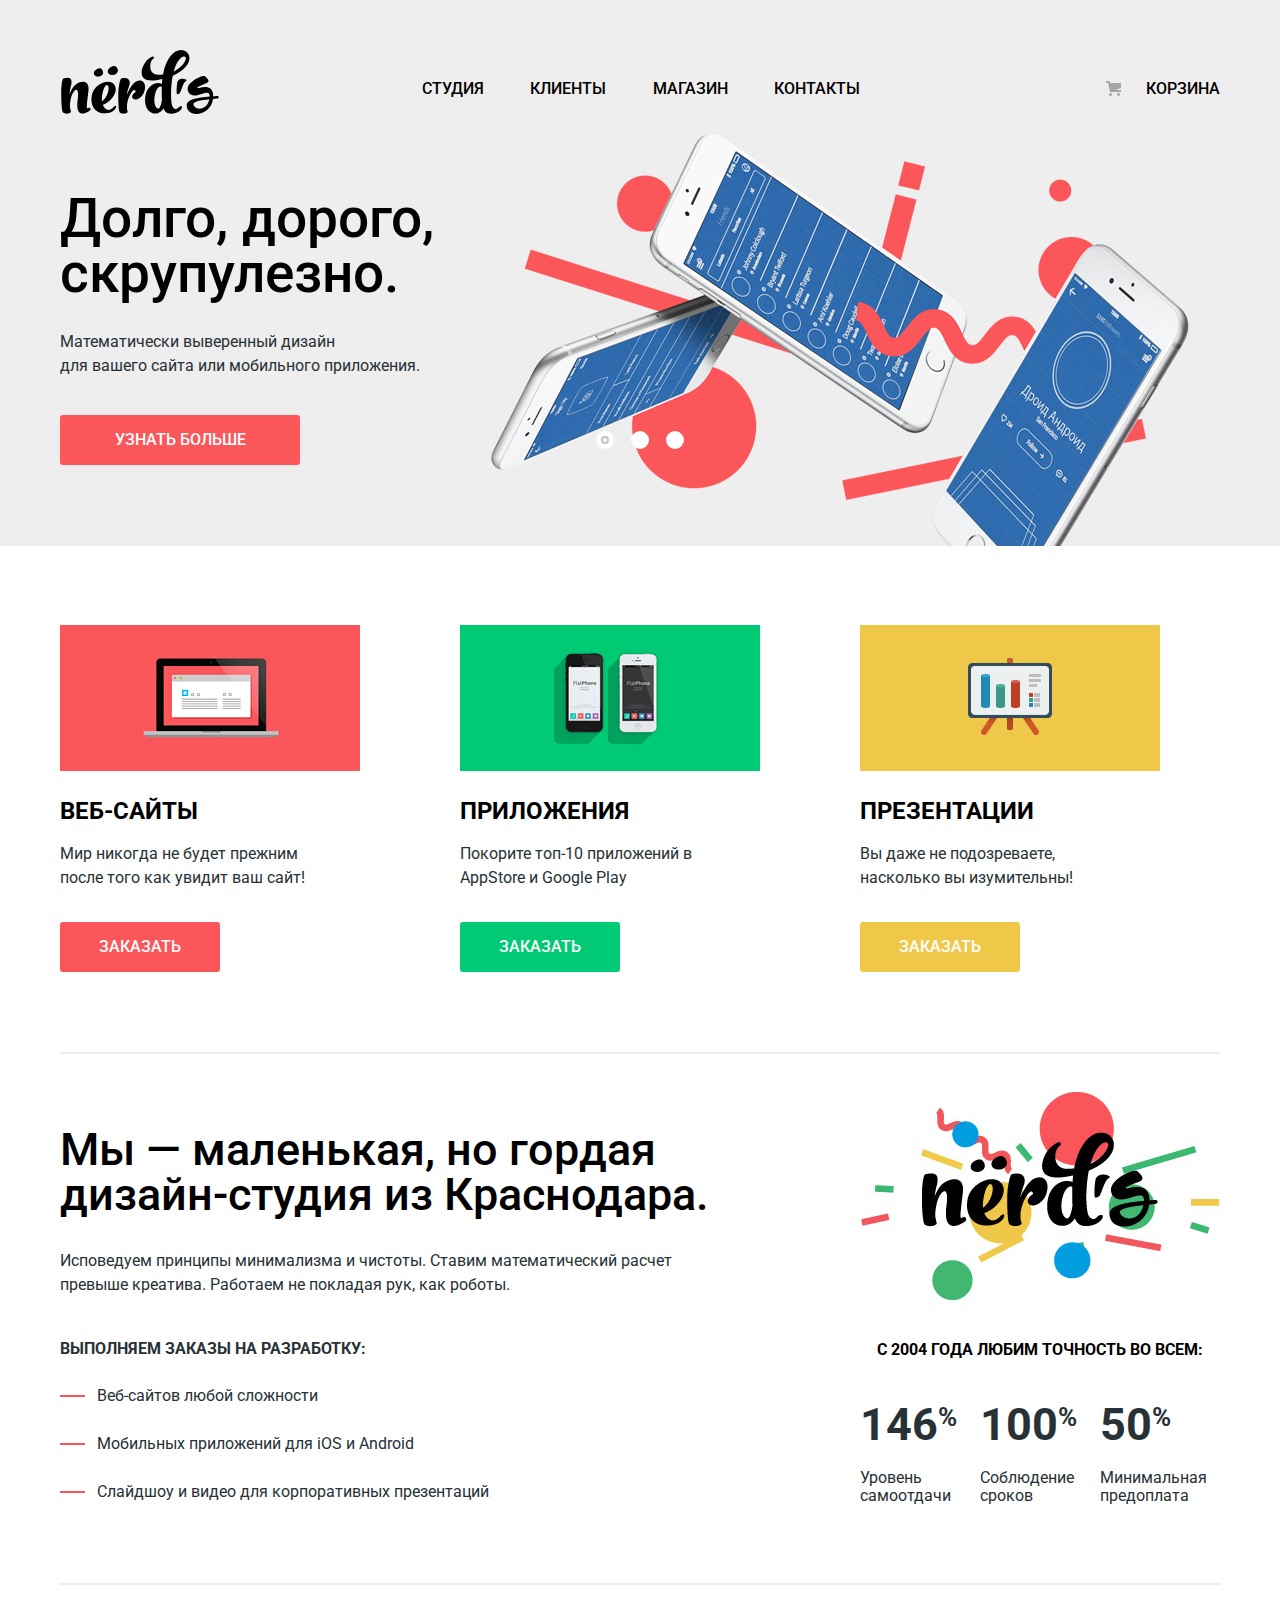
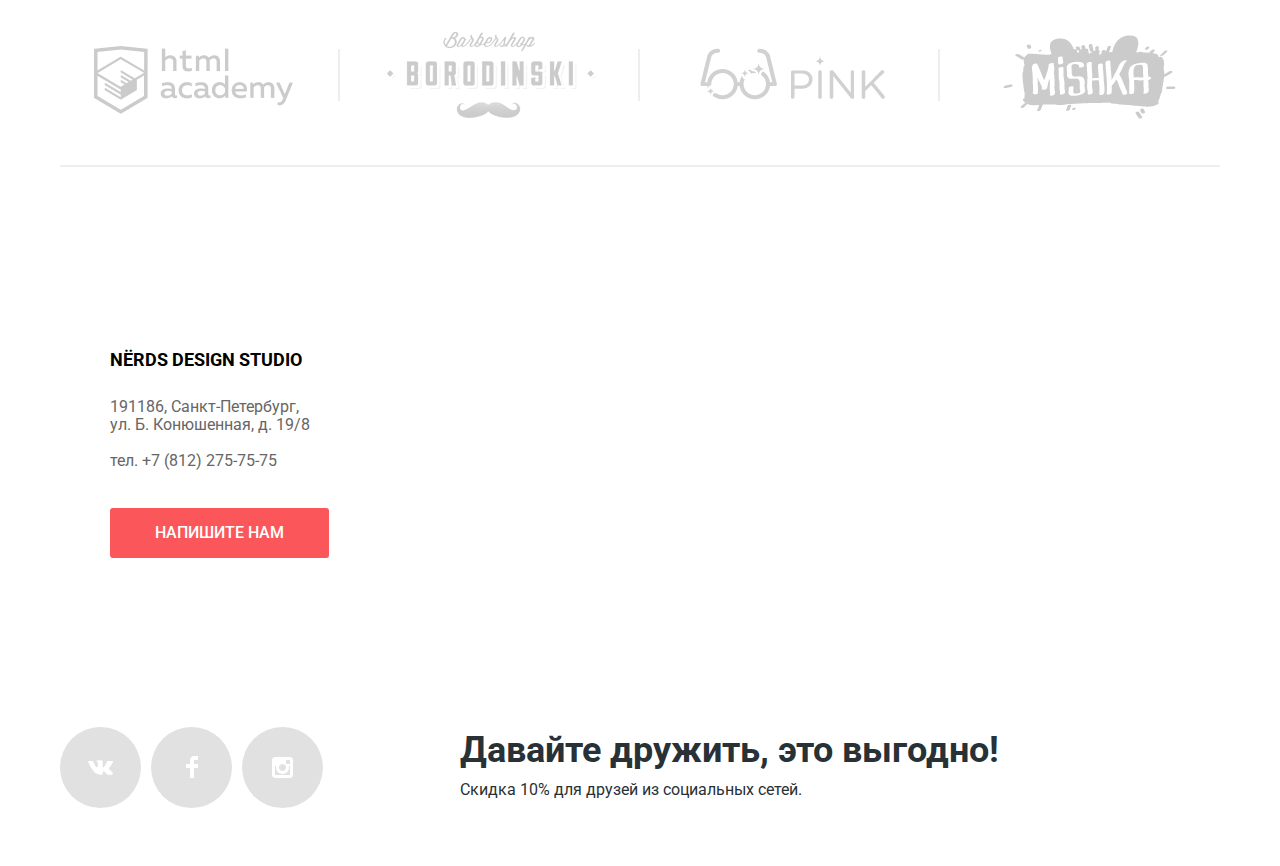
<file: index.html>
<!DOCTYPE html>
<html lang="ru">
  <head>
    <meta charset="UTF-8" />
    <meta name="viewport" content="width=device-width, initial-scale=1.0" />
    <link
      href="https://fonts.googleapis.com/css2?family=Roboto:wght@400;500;700&display=swap"
      rel="stylesheet"
    />
    <link rel="stylesheet" href="css/normalize.css" />
    <link rel="stylesheet" href="css/style.min.css" />
    <title>HTML Academy: Нёрдс</title>
  </head>
  <body>
    <header class="header">
      <nav class="main-navigation">
        <a class="header-logo">
          <img
            src="img/header-logo.svg"
            alt="Логотип дизайн студии Нёрдс"
            width="160"
            height="65"
          />
        </a>
        <div class="header-navigation">
          <ul class="header-navigation-list">
            <li><a class="header-navigation-link" href="#">Студия</a></li>
            <li><a class="header-navigation-link" href="#">Клиенты</a></li>
            <li>
              <a class="header-navigation-link" href="catalog.html">Магазин</a>
            </li>
            <li><a class="header-navigation-link" href="#">Контакты</a></li>
          </ul>
          <div class="header-basket">
            <a class="header-navigation-link" href="#">Корзина</a>
          </div>
        </div>
      </nav>
    </header>
    <main>
      <h1 class="visually-hidden">Дизайн студия Нёрдс</h1>
      <section class="slider-section">
        <div class="slider-container">
          <input
            class="slider-toggle slider-toggle-1"
            type="radio"
            name="slider"
            id="radio-1"
            checked
          />
          <input
            class="slider-toggle slider-toggle-2"
            type="radio"
            name="slider"
            id="radio-2"
          />
          <input
            class="slider-toggle slider-toggle-3"
            type="radio"
            name="slider"
            id="radio-3"
          />
          <div class="slider-controls">
            <label for="radio-1" aria-label="Первый слайд"></label>
            <label for="radio-2" aria-label="Второй слайд"></label>
            <label for="radio-3" aria-label="Третий слайд"></label>
          </div>
          <ul class="main-slider">
            <li class="slide slide-1">
              <h2 class="slide-title">Долго, дорого, скрупулезно.</h2>
              <p class="slide-subtitle">
                Математически выверенный дизайн
                <br />
                для вашего сайта или мобильного приложения.
              </p>
              <a class="button slide-button" href="#"
                ><span class="button-text">Узнать больше</span></a
              >
            </li>
            <!-- /.slide -->
            <li class="slide slide-2">
              <h2 class="slide-title">Любим математику как никто другой</h2>
              <p class="slide-subtitle">
                Никакого креатива, только математические формулы
                <br />
                для расчета идеальных пропорций
              </p>
              <a class="button slide-button" href="#"
                ><span class="button-text">Узнать больше</span></a
              >
            </li>
            <!-- /.slide -->
            <li class="slide slide-3">
              <h2 class="slide-title">
                Только ночь, <br />
                только хардкор
              </h2>
              <p class="slide-subtitle">
                Работать днем, как все? Мы против этого.
                <br />
                Ближе к полуночи работа только начинается.
              </p>
              <a class="button slide-button" href="#"
                ><span class="button-text">Узнать больше</span></a
              >
            </li>
            <!-- /.slide -->
          </ul>
        </div>
      </section>
      <section class="main-menu">
        <ul class="main-menu-list">
          <li class="main-menu-item">
            <img
              src="img/menu-item-icon-1.jpg"
              alt="Веб-сайты"
              class="main-menu-item-icon"
              width="300"
              height="146"
            />
            <h3 class="main-menu-item-title">Веб-сайты</h3>
            <p class="main-menu-item-subtitle">
              Мир никогда не будет прежним после того как увидит ваш сайт!
            </p>
            <a class="button red-button" href="#"
              ><span class="button-text">Заказать</span></a
            >
          </li>
          <li class="main-menu-item">
            <img
              src="img/menu-item-icon-2.jpg"
              alt="Приложения"
              class="main-menu-item-icon"
              width="300"
              height="146"
            />
            <h3 class="main-menu-item-title">Приложения</h3>
            <p class="main-menu-item-subtitle">
              Покорите топ-10 приложений в AppStore и Google Play
            </p>
            <a class="button green-button" href="#"
              ><span class="button-text">Заказать</span></a
            >
          </li>
          <li class="main-menu-item">
            <img
              src="img/menu-item-icon-3.jpg"
              alt="Презентации"
              class="main-menu-item-icon"
              width="300"
              height="146"
            />
            <h3 class="main-menu-item-title">Презентации</h3>
            <p class="main-menu-item-subtitle">
              Вы даже не подозреваете, насколько вы изумительны!
            </p>
            <a class="button yellow-button" href="#"
              ><span class="button-text">Заказать</span></a
            >
          </li>
        </ul>
      </section>
      <section class="info">
        <section class="info-about-company">
          <h3 class="info-about-company-title">
            Мы — маленькая, но гордая дизайн-студия из Краснодара.
          </h3>
          <p class="info-about-company-text">
            Исповедуем принципы минимализма и чистоты. Ставим математический
            расчет превыше креатива. Работаем не покладая рук, как роботы.
          </p>
          <p class="info-about-company-subtitle">
            Выполняем заказы на разработку:
          </p>
          <ul class="info-about-company-list">
            <li class="info-about-company-item">
              Веб-сайтов любой сложности
            </li>
            <li class="info-about-company-item">
              Мобильных приложений для iOS и Android
            </li>
            <li class="info-about-company-item">
              Слайдшоу и видео для корпоративных презентаций
            </li>
          </ul>
        </section>
        <section class="info-statistics-company">
          <img
            src="img/main-logo.png"
            alt="Логотип дизайн студии Нёрдс"
            class="main-logo"
            width="360"
            height="208"
          />
          <h3 class="info-statistics-company-title">
            С 2004 года любим точность во всем:
          </h3>
          <ul class="info-statistics-company-list">
            <li class="info-statistics-company-item">
              <p class="info-statistics-company-counter">
                146<span class="info-statistics-company-interest">%</span>
              </p>
              <p class="info-statistics-company-text">Уровень самоотдачи</p>
            </li>
            <li class="info-statistics-company-item">
              <p class="info-statistics-company-counter">
                100<span class="info-statistics-company-interest">%</span>
              </p>
              <p class="info-statistics-company-text">Соблюдение сроков</p>
            </li>
            <li class="info-statistics-company-item">
              <p class="info-statistics-company-counter">
                50<span class="info-statistics-company-interest">%</span>
              </p>
              <p class="info-statistics-company-text">Минимальная предоплата</p>
            </li>
          </ul>
        </section>
      </section>
      <section class="customers">
        <ul class="customers-list">
          <li class="customers-item">
            <a
              class="customers-item-logo customers-item-logo-1"
              href="https://htmlacademy.ru/intensive/htmlcss"
            >
              <img
                src="img/works-logo-1.png"
                alt="HTML Academy"
                width="199"
                height="68"
              />
            </a>
          </li>
          <li class="customers-item">
            <a class="customers-item-logo customers-item-logo-2" href="#">
              <img
                src="img/works-logo-2.png"
                alt="Барбершоп Бородинский"
                width="209"
                height="90"
              />
            </a>
          </li>
          <li class="customers-item">
            <a class="customers-item-logo customers-item-logo-3" href="#">
              <img
                src="img/works-logo-3.png"
                alt="Pink"
                width="185"
                height="52"
              />
            </a>
          </li>
          <li class="customers-item">
            <a class="customers-item-logo customers-item-logo-4" href="#">
              <img
                src="img/works-logo-4.png"
                alt="Mishka"
                width="173"
                height="84"
              />
            </a>
          </li>
        </ul>
      </section>
    </main>
    <footer class="main-footer">
      <iframe
        src="https://www.google.com/maps/embed?pb=!1m18!1m12!1m3!1d1998.5991043651595!2d30.32089461607064!3d59.93879418187624!2m3!1f0!2f0!3f0!3m2!1i1024!2i768!4f13.1!3m3!1m2!1s0x469631fefe102551%3A0x19e070ca4ac35ecd!2sNerds!5e0!3m2!1sru!2sru!4v1592768822423!5m2!1sru!2sru"
        height="416"
        style="border: 0;"
        allowfullscreen=""
        aria-hidden="false"
        tabindex="0"
      ></iframe>
      <section class="map-section">
        <div class="address-section">
          <div class="address-container">
            <h3 class="address-container-title">NЁRDS DESIGN STUDIO</h3>
            <p class="address-container-text">
              191186, Санкт-Петербург,
              <br />
              ул. Б. Конюшенная, д. 19/8
            </p>
            <a class="footer-phone" href="tel:+78122757575"
              >тел. +7 (812) 275-75-75</a
            >
            <a href="feedback.html" class="button feedback-button"
              ><span class="button-text">Напишите нам</span></a
            >
          </div>
        </div>
      </section>
      <section class="social-section">
        <ul class="social-list">
          <li class="social-item">
            <a aria-label="Вконтакте" href="#">
              <img
                src="img/vk-icon.svg"
                alt="Вконтакте"
                class="social-logo"
                width="26"
                height="15"
              />
            </a>
          </li>
          <li class="social-item">
            <a aria-label="Фейсбук" href="#">
              <img
                src="img/fb-icon.svg"
                alt="Facebook"
                class="social-logo"
                width="12"
                height="22"
              />
            </a>
          </li>
          <li class="social-item">
            <a aria-label="Инстаграм" href="#">
              <img
                src="img/insta-icon.svg"
                alt="Инстаграм"
                class="social-logo"
                width="21"
                height="21"
              />
            </a>
          </li>
        </ul>
        <div class="promo-subscription">
          <p class="promo-subscription-title">Давайте дружить, это выгодно!</p>
          <p class="promo-subscription-text">
            Скидка 10% для друзей из социальных сетей.
          </p>
        </div>
      </section>
    </footer>

    <section class="popup popup-feedback">
      <h2 class="popup-feedback-title">Напишите нам</h2>
      <form
        class="popup-feedback-form"
        action="https://echo.htmlacademy.ru"
        method="get"
      >
        <ul class="popup-feedback-container">
          <li>
            <label class="popup-feedback-text" for="name">Ваше имя:</label>
            <input
              class="feedback-name"
              type="text"
              name="name"
              id="name"
              placeholder="Имя Фамилия"
            />
          </li>
          <li>
            <label class="popup-feedback-text" for="email">Ваш email:</label>
            <input
              class="feedback-email"
              type="email"
              name="email"
              id="email"
              placeholder="email@example.com"
            />
          </li>
          <li>
            <span class="popup-feedback-text">Текст письма:</span>
            <textarea
              class="feedback-user-text"
              name="text"
              id="text"
              placeholder="В свободной форме"
            ></textarea>
          </li>
        </ul>
        <button class="button red-button" type="submit">Отправить</button>
      </form>
      <button class="close-button" type="button" aria-label="Закрыть"></button>
    </section>
    <script src="js/feedback.min.js"></script>
  </body>
</html>
</file>
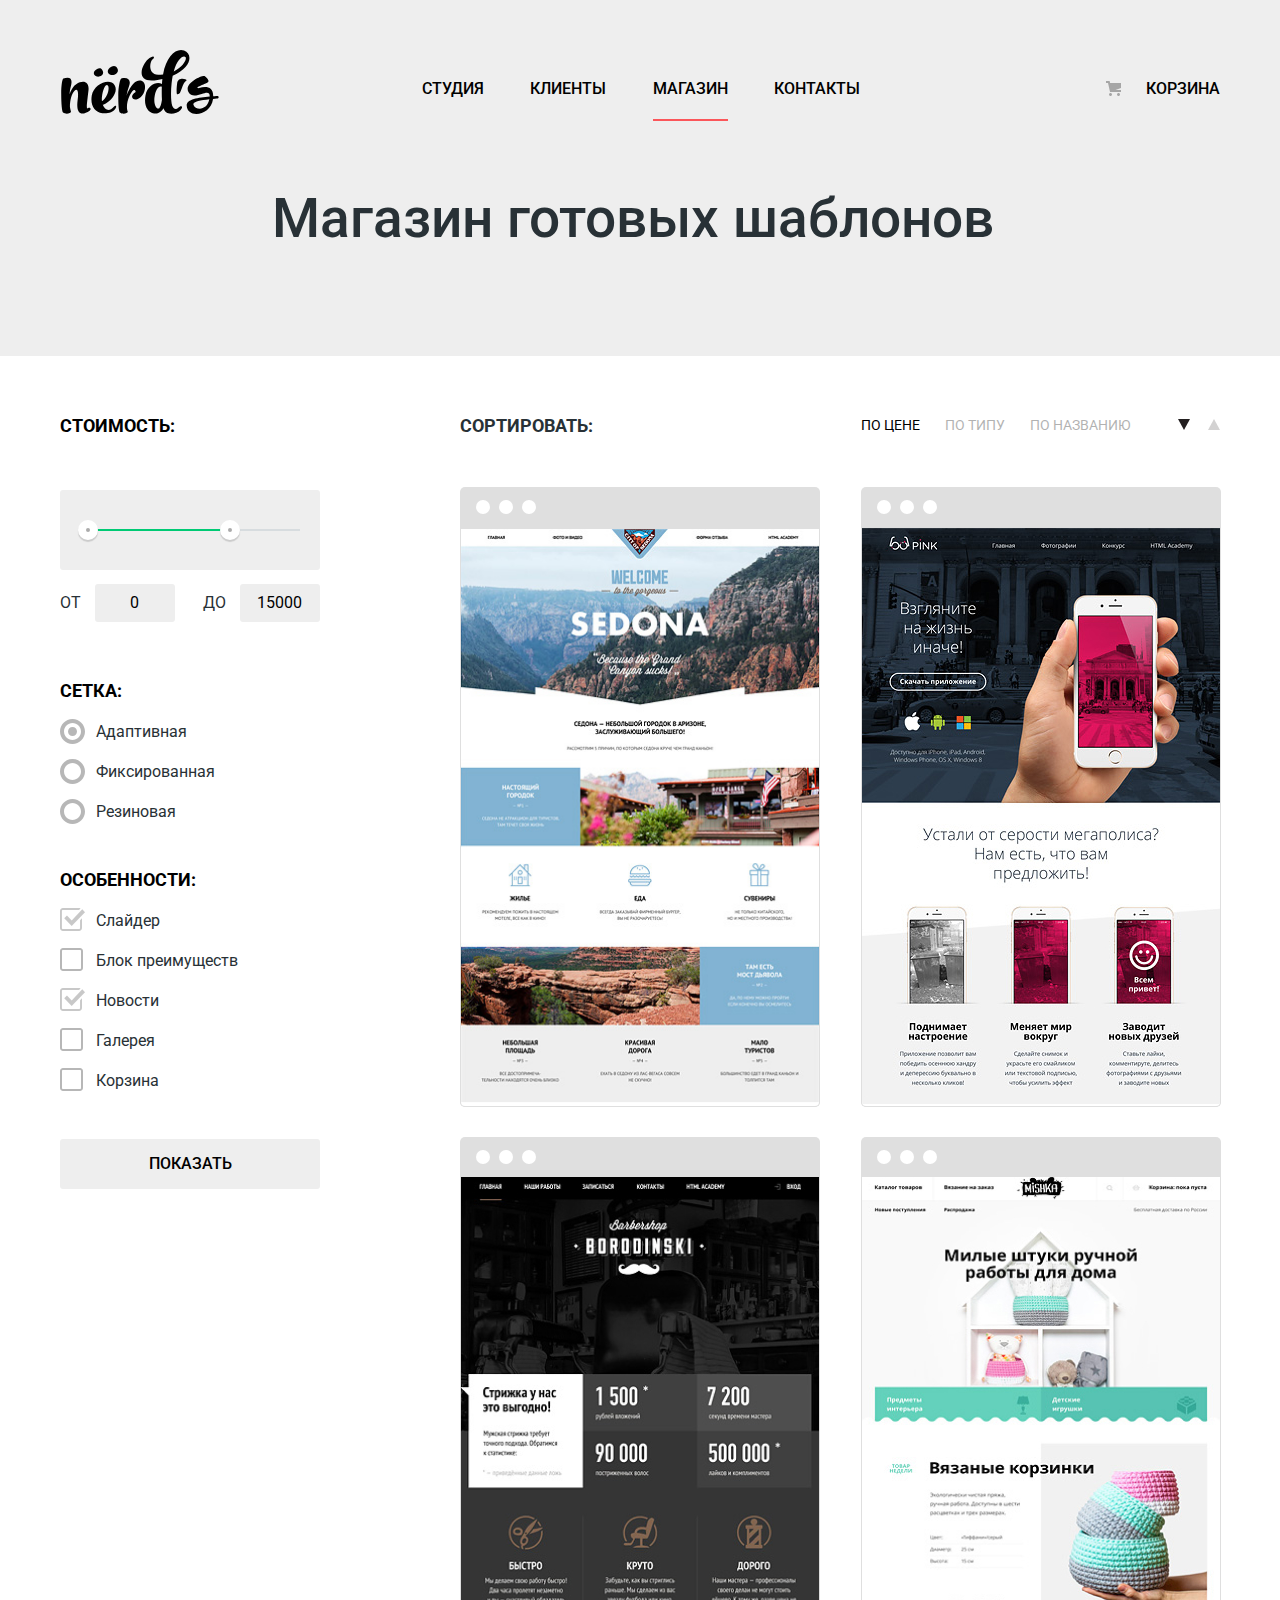
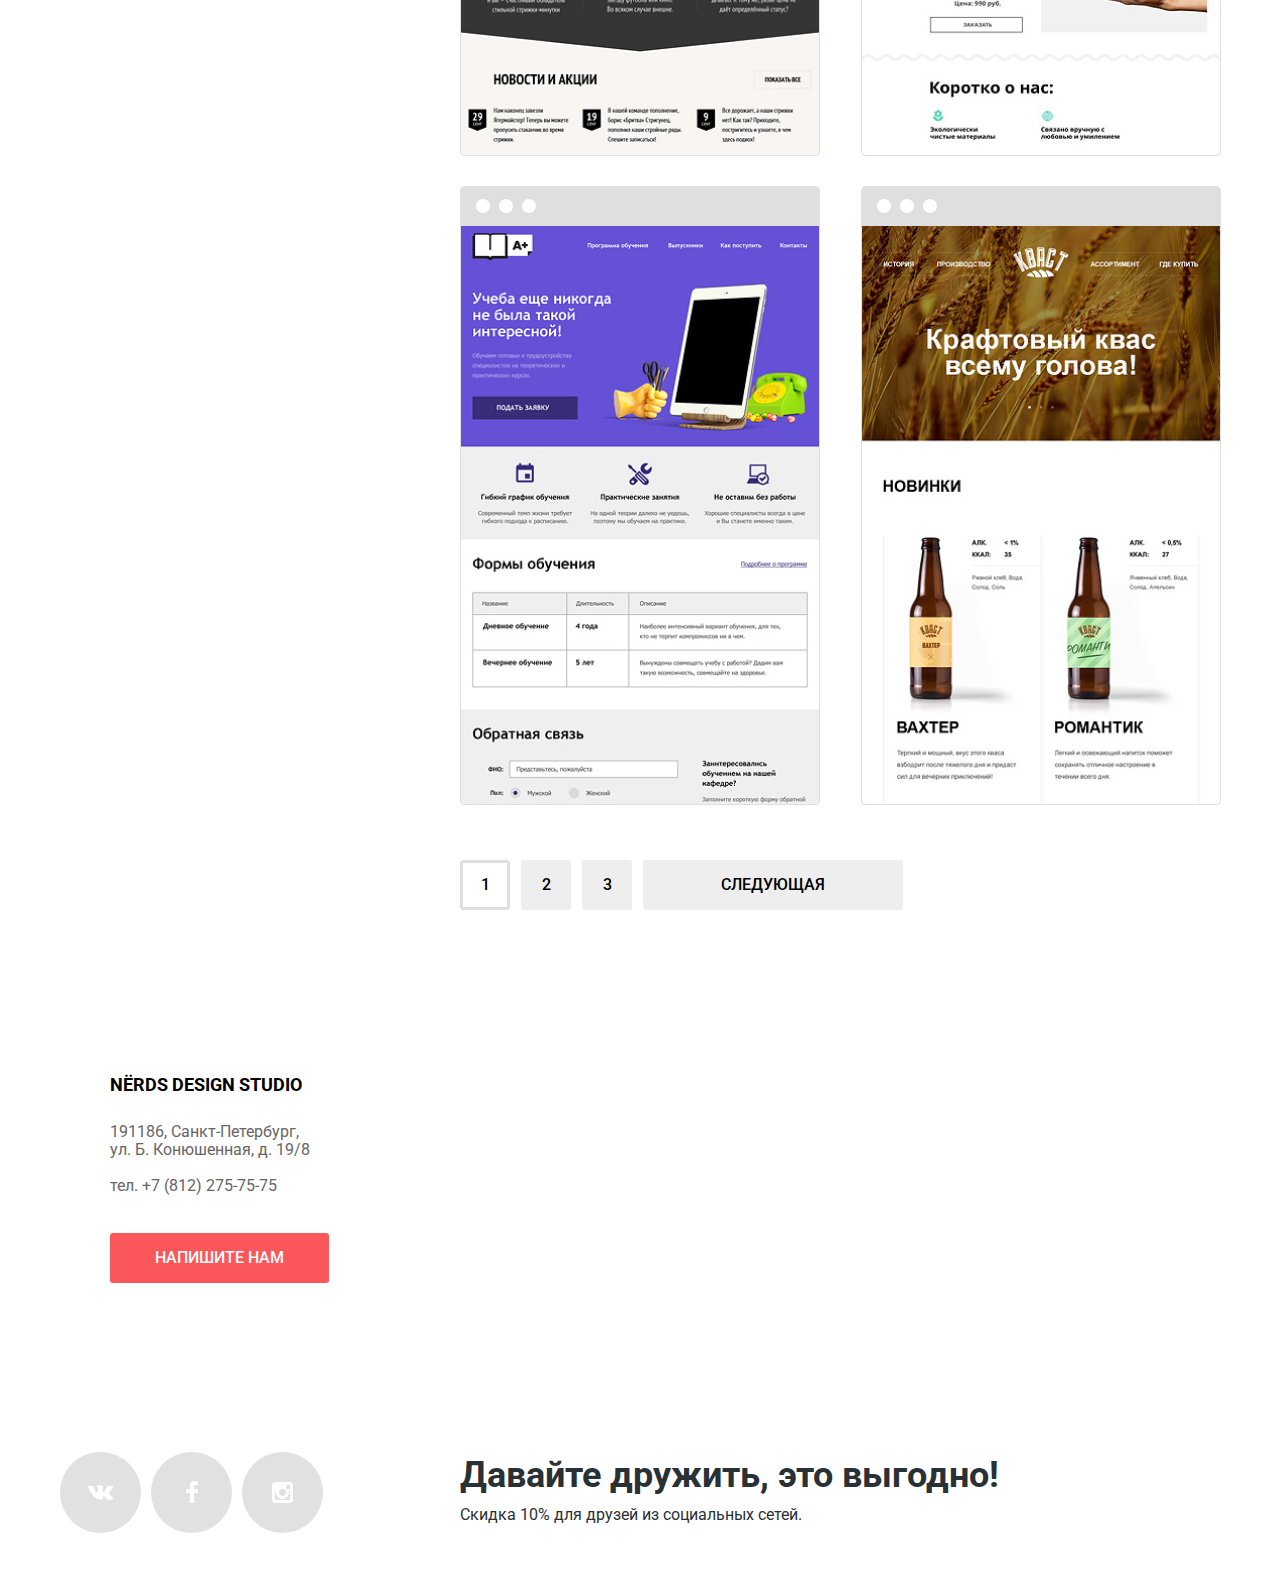
<file: catalog.html>
<!DOCTYPE html>
<html lang="ru">
  <head>
    <meta charset="UTF-8" />
    <meta name="viewport" content="width=device-width, initial-scale=1.0" />
    <link
      href="https://fonts.googleapis.com/css2?family=Roboto:wght@400;500;700&display=swap"
      rel="stylesheet"
    />
    <link rel="stylesheet" href="css/normalize.css" />
    <link rel="stylesheet" href="css/style.min.css" />
    <title>HTML Academy: Нёрдс</title>
  </head>

  <body>
    <header class="header">
      <nav class="main-navigation">
        <a class="header-logo" href="index.html">
          <img
            src="img/header-logo.svg"
            alt="Логотип дизайн студии Нёрдс"
            width="160"
            height="65"
          />
        </a>
        <div class="header-navigation">
          <ul class="header-navigation-list">
            <li><a class="header-navigation-link" href="#">Студия</a></li>
            <li><a class="header-navigation-link" href="#">Клиенты</a></li>
            <li>
              <a class="header-navigation-link active" href="catalog.html"
                >Магазин</a
              >
            </li>
            <li><a class="header-navigation-link" href="#">Контакты</a></li>
          </ul>
          <div class="header-basket">
            <a class="header-navigation-link" href="#">Корзина</a>
          </div>
        </div>
      </nav>
    </header>
    <main>
      <section class="title-container">
        <h1 class="catalog-title">Магазин готовых шаблонов</h1>
      </section>
      <section class="catalog-container">
        <div class="container">
          <div class="filter-container">
            <h2 class="visually-hidden">Фильтр</h2>
            <form
              class="filter-form"
              action="https://echo.htmlacademy.ru"
              method="get"
            >
              <fieldset class="filter-item filter-item-1">
                <legend>Стоимость:</legend>
                <div class="range-filter">
                  <div class="range-controls">
                    <div class="scale">
                      <div class="bar"></div>
                    </div>
                    <div class="toggle toggle-min" tabindex="0"></div>
                    <div class="toggle toggle-max" tabindex="0"></div>
                  </div>
                  <div class="price-controls">
                    <label class="min-price">
                      от <input type="number" name="min-price" value="0" />
                    </label>
                    <label class="max-price">
                      до <input type="number" name="max-price" value="15000" />
                    </label>
                  </div>
                </div>
              </fieldset>
              <!-- /.filter-item -->
              <fieldset class="filter-item filter-item-2">
                <legend>Сетка:</legend>
                <ul class="filter-option filter-radio">
                  <li>
                    <input
                      class="visually-hidden filter-input-radio filter-input"
                      type="radio"
                      name="product-group"
                      value="adaptability"
                      id="adaptability"
                      checked
                    />
                    <label for="adaptability">Адаптивная</label>
                  </li>
                  <li>
                    <input
                      class="visually-hidden filter-input-radio filter-input"
                      type="radio"
                      name="product-group"
                      value="fixed"
                      id="fixed"
                    />
                    <label for="fixed">Фиксированная</label>
                  </li>
                  <li>
                    <input
                      class="visually-hidden filter-input-radio filter-input"
                      type="radio"
                      name="product-group"
                      value="rubber"
                      id="rubber"
                    />
                    <label for="rubber">Резиновая</label>
                  </li>
                </ul>
              </fieldset>
              <!-- /.filter-item -->
              <fieldset class="filter-item filter-item-3">
                <legend>Особенности:</legend>
                <ul class="filter-option filter-checkbox">
                  <li>
                    <input
                      class="visually-hidden filter-input-checkbox filter-input"
                      type="checkbox"
                      name="slider"
                      id="slider"
                      checked
                    />
                    <label for="slider">Слайдер</label>
                  </li>
                  <li>
                    <input
                      class="visually-hidden filter-input-checkbox filter-input"
                      type="checkbox"
                      name="benefits-block"
                      id="benefits-block"
                    />
                    <label for="benefits-block">Блок преимуществ</label>
                  </li>
                  <li>
                    <input
                      class="visually-hidden filter-input-checkbox filter-input"
                      type="checkbox"
                      name="news"
                      id="news"
                      checked
                    />
                    <label for="news">Новости</label>
                  </li>
                  <li>
                    <input
                      class="visually-hidden filter-input-checkbox filter-input"
                      type="checkbox"
                      name="gallery"
                      id="gallery"
                    />
                    <label for="gallery">Галерея</label>
                  </li>
                  <li>
                    <input
                      class="visually-hidden filter-input-checkbox filter-input"
                      type="checkbox"
                      name="basket"
                      id="basket"
                    />
                    <label for="basket">Корзина</label>
                  </li>
                </ul>
              </fieldset>
              <!-- /.filter-item -->
              <button class="button gray-button" type="submit">
                <span class="button-text">Показать</span>
              </button>
            </form>
          </div>
          <!-- /.filter-container -->
          <section class="catalog">
            <div class="sorting">
              <h2 class="sorting-title">Сортировать:</h2>
              <ul class="sorting-list">
                <li>
                  <a class="sorting-item sorting-active" href="#">По цене</a>
                </li>
                <li><a class="sorting-item" href="#">По типу</a></li>
                <li><a class="sorting-item" href="#">По названию</a></li>
              </ul>
              <ul class="sorting-up-down">
                <li>
                  <a class="triangle-down sorting-active" href="#" aria-label="По убыванию"></a>
                </li>
                <li>
                  <a class="triangle-up" href="#" aria-label="По возрастанию"></a>
                </li>
              </ul>
            </div>
            <ul class="catalog-list">
              <li class="catalog-item" tabindex="0">
                <div class="browser-header">
                  <div class="circle"></div>
                  <div class="circle"></div>
                  <div class="circle"></div>
                </div>
                <img
                  src="img/card-1.jpg"
                  alt="Проект Седона"
                  width="360"
                  height="580"
                />
                <div class="price-card hidden">
                  <h3><a href="#" class="card-title">Sedona</a></h3>
                  <p class="card-subtitle">
                    Информационный сайт для&nbsp;туристов
                  </p>
                  <a href="#" class="button red-button">9 900 ₽</a>
                </div>
              </li>
              <li class="catalog-item" tabindex="0">
                <div class="browser-header">
                  <div class="circle"></div>
                  <div class="circle"></div>
                  <div class="circle"></div>
                </div>
                <img
                  src="img/card-2.jpg"
                  alt="Проект Pink"
                  width="360"
                  height="580"
                />
                <div class="price-card hidden">
                  <h3><a href="#" class="card-title">Pink App</a></h3>
                  <p class="card-subtitle">
                    Продуктовый лендинг приложения для iOS и Android
                  </p>
                  <a href="#" class="button red-button">9 900 ₽</a>
                </div>
              </li>
              <li class="catalog-item" tabindex="0">
                <div class="browser-header">
                  <div class="circle"></div>
                  <div class="circle"></div>
                  <div class="circle"></div>
                </div>
                <img
                  src="img/card-3.jpg"
                  alt="Проект Бородинский"
                  width="360"
                  height="580"
                />
                <div class="price-card hidden">
                  <h3><a href="#" class="card-title">Barbershop</a></h3>
                  <p class="card-subtitle">
                    Сайт салона красоты. Для&nbsp;мужчин, да.
                  </p>
                  <a href="#" class="button red-button">9 900 ₽</a>
                </div>
              </li>
              <li class="catalog-item" tabindex="0">
                <div class="browser-header">
                  <div class="circle"></div>
                  <div class="circle"></div>
                  <div class="circle"></div>
                </div>
                <img
                  src="img/card-4.jpg"
                  alt="Проект Mishka"
                  width="360"
                  height="580"
                />
                <div class="price-card hidden">
                  <h3><a href="#" class="card-title">MISHKA</a></h3>
                  <p class="card-subtitle">
                    Интернет-магазин вязаных&nbsp;игрушек
                  </p>
                  <a href="#" class="button red-button">9 900 ₽</a>
                </div>
              </li>
              <li class="catalog-item" tabindex="0">
                <div class="browser-header">
                  <div class="circle"></div>
                  <div class="circle"></div>
                  <div class="circle"></div>
                </div>
                <img
                  src="img/card-5.jpg"
                  alt="Проект А+"
                  width="360"
                  height="580"
                />
                <div class="price-card hidden">
                  <h3><a href="#" class="card-title">A Plus</a></h3>
                  <p class="card-subtitle">
                    Лендинг курсов повышения квалификации
                  </p>
                  <a href="#" class="button red-button">9 900 ₽</a>
                </div>
              </li>
              <li class="catalog-item" tabindex="0">
                <div class="browser-header">
                  <div class="circle"></div>
                  <div class="circle"></div>
                  <div class="circle"></div>
                </div>
                <img
                  src="img/card-6.jpg"
                  alt="Проект Кваст"
                  width="360"
                  height="580"
                />
                <div class="price-card hidden">
                  <h3><a href="#" class="card-title">КВАСТ</a></h3>
                  <p class="card-subtitle">
                    Промо-сайт производителя крафтового кваса
                  </p>
                  <a href="#" class="button red-button">9 900 ₽</a>
                </div>
              </li>
            </ul>
            <ul class="catalog-page-list">
              <li class="catalog-page-item">
                <a class="button gray-button active"
                  ><span class="button-text">1</span></a
                >
              </li>
              <li class="catalog-page-item">
                <a class="button gray-button" href="#"
                  ><span class="button-text">2</span></a
                >
              </li>
              <li class="catalog-page-item">
                <a class="button gray-button" href="#"
                  ><span class="button-text">3</span></a
                >
              </li>
              <li class="catalog-page-item">
                <a class="button gray-button" href="#"
                  ><span class="button-text">Следующая</span></a
                >
              </li>
            </ul>
          </section>
        </div>
        <!-- /.container -->
      </section>
    </main>
    <footer class="main-footer">
      <iframe
        src="https://www.google.com/maps/embed?pb=!1m18!1m12!1m3!1d1998.5991043651595!2d30.32089461607064!3d59.93879418187624!2m3!1f0!2f0!3f0!3m2!1i1024!2i768!4f13.1!3m3!1m2!1s0x469631fefe102551%3A0x19e070ca4ac35ecd!2sNerds!5e0!3m2!1sru!2sru!4v1592768822423!5m2!1sru!2sru"
        height="416"
        style="border: 0;"
        allowfullscreen=""
        aria-hidden="false"
        tabindex="0"
      ></iframe>
      <section class="map-section">
        <div class="address-section">
          <div class="address-container">
            <h3 class="address-container-title">NЁRDS DESIGN STUDIO</h3>
            <p class="address-container-text">
              191186, Санкт-Петербург,
              <br />
              ул. Б. Конюшенная, д. 19/8
            </p>
            <a class="footer-phone" href="tel:+78122757575"
              >тел. +7 (812) 275-75-75</a
            >
            <a href="feedback.html" class="button feedback-button"
              ><span class="button-text">Напишите нам</span></a
            >
          </div>
        </div>
      </section>
      <section class="social-section">
        <ul class="social-list">
          <li class="social-item">
            <a aria-label="Вконтакте" href="#">
              <img
                src="img/vk-icon.svg"
                alt="Вконтакте"
                class="social-logo"
                width="26"
                height="15"
              />
            </a>
          </li>
          <li class="social-item">
            <a aria-label="Фейсбук" href="#">
              <img
                src="img/fb-icon.svg"
                alt="Facebook"
                class="social-logo"
                width="12"
                height="22"
              />
            </a>
          </li>
          <li class="social-item">
            <a aria-label="Инстаграм" href="#">
              <img
                src="img/insta-icon.svg"
                alt="Инстаграм"
                class="social-logo"
                width="21"
                height="21"
              />
            </a>
          </li>
        </ul>
        <div class="promo-subscription">
          <p class="promo-subscription-title">Давайте дружить, это выгодно!</p>
          <p class="promo-subscription-text">
            Скидка 10% для друзей из социальных сетей.
          </p>
        </div>
      </section>
    </footer>

    <section class="popup popup-feedback">
      <h2 class="popup-feedback-title">Напишите нам</h2>
      <form
        class="popup-feedback-form"
        action="https://echo.htmlacademy.ru"
        method="get"
      >
        <ul class="popup-feedback-container">
          <li>
            <label class="popup-feedback-text" for="name">Ваше имя:</label>
            <input
              class="feedback-name"
              type="text"
              name="name"
              id="name"
              placeholder="Имя Фамилия"
            />
          </li>
          <li>
            <label class="popup-feedback-text" for="email">Ваш email:</label>
            <input
              class="feedback-email"
              type="email"
              name="email"
              id="email"
              placeholder="email@example.com"
            />
          </li>
          <li>
            <span class="popup-feedback-text">Текст письма:</span>
            <textarea
              class="feedback-user-text"
              name="text"
              id="text"
              placeholder="В свободной форме"
            ></textarea>
          </li>
        </ul>
        <button class="button red-button" type="submit">Отправить</button>
      </form>
      <button class="close-button" type="button" aria-label="Закрыть"></button>
    </section>
    <script src="js/feedback.min.js"></script>
  </body>
</html>
</file>
<file: css/style.min.css>
@-webkit-keyframes bounce{0%{transform:translateY(2000px)}70%{transform:translateY(30px)}90%{transform:translateY(-10px)}to{transform:translateY(0)}}@keyframes bounce{0%{transform:translateY(2000px)}70%{transform:translateY(30px)}90%{transform:translateY(-10px)}to{transform:translateY(0)}}@-webkit-keyframes shake{0%,to{transform:translateX(0)}10%,30%,50%,70%,90%{transform:translateX(-10px)}20%,40%,60%,80%{transform:translateX(10px)}}@keyframes shake{0%,to{transform:translateX(0)}10%,30%,50%,70%,90%{transform:translateX(-10px)}20%,40%,60%,80%{transform:translateX(10px)}}:root{--basic-gray: #eeeeee;--basic-gray-2: #666666;--basic-gray-3: #e1e1e1;--basic-gray-4: #d7dcdf;--basic-gray-5: #ababab;--basic-gray-6: #dfdfdf;--basic-gray-7: #d5d5d5;--basic-gray-8: #4d4d4d;--basic-gray-9: #f2f2f2;--basic-white: #ffffff;--basic-black: #000000;--basic-black-2: #231f20;--basic-black-text: #283136;--basic-red: #fb565a;--basic-dark-red: #e74246;--basic-extra-dark-red: #d7373b;--basic-green: #00ca74;--basic-dark-green: #00bc6c;--basic-extra-dark-green: #00aa62;--basic-yellow: #efc849;--basic-dark-yellow: #eab534;--basic-extra-dark-yellow: #eab534}*,::after,::before{box-sizing:border-box}body{font-family:"Roboto","Arial",sans-serif;min-width:1200px;font-size:16px;line-height:24px;font-weight:400;color:var(--basic-black-text)}a{text-decoration:none}body,li,ul{padding:0;margin:0}li{list-style:none}.visually-hidden{position:absolute;clip:rect(0 0 0 0);width:1px;height:1px;margin:-1px}.header{background-color:var(--basic-gray)}.main-navigation{display:flex;align-items:center;width:1160px;margin-left:auto;margin-right:auto;padding-top:49px}.header-logo:active{opacity:.4}.header-navigation{display:flex;align-items:center;flex-grow:1;margin-top:7px;margin-left:202px}.header-navigation-list{display:flex;justify-content:space-between;flex-wrap:wrap;width:438px}.header-navigation-link{font-style:normal;font-weight:500;font-size:16px;line-height:30px;min-height:56px;text-transform:uppercase;color:var(--basic-black)}.header-navigation-link.active{padding-bottom:21px;border-bottom:2px solid var(--basic-red)}.header-basket{margin-left:auto;margin-right:0;padding-left:40px;background-image:url(../img/icon-basket.svg);background-repeat:no-repeat;background-position:center left}.header-navigation-link:focus,.header-navigation-link:hover{color:var(--basic-red)}.header-navigation-link:active{color:var(--basic-black);opacity:.3}.slider-section{min-height:425px;margin-bottom:79px;background-color:var(--basic-gray)}.slider-container{position:relative;display:block;width:1160px;margin:0 auto}.slider-toggle{display:none}.slider-controls{display:flex;position:absolute;top:310px;left:536px;width:88px;justify-content:space-between;align-items:center}.slider-controls label{cursor:pointer;-webkit-appearance:none;-moz-appearance:none;appearance:none;padding:0;width:18px;height:18px;background-color:var(--basic-white);border-radius:50%;border:0}.slider-toggle-1:checked~ul .slide-1,.slider-toggle-2:checked~ul .slide-2,.slider-toggle-3:checked~ul .slide-3{display:block}.slider-toggle-1:checked~.slider-controls label[for=radio-1],.slider-toggle-2:checked~.slider-controls label[for=radio-2],.slider-toggle-3:checked~.slider-controls label[for=radio-3]{background-image:url(../img/slide-checked.svg);background-repeat:no-repeat;background-position:50% 50%}.slide{display:none;min-height:425px}.slide-1,.slide-2,.slide-3{background-image:url(../img/slide-1.png);background-repeat:no-repeat;background-position:bottom right 3px}.slide-2,.slide-3{background-image:url(../img/slide-2.png)}.slide-3{background-image:url(../img/slide-3.png)}.slide-title{font-weight:500;font-size:55px;line-height:55px;color:var(--basic-black);padding-top:70px;margin:0 0 29px;max-width:538px}.slide-subtitle{max-width:416px;margin:0 0 37px;color:var(--basic-black-text)}.slide-2 .slide-subtitle,.slide-3 .slide-subtitle{padding-top:10px;margin-bottom:27px}.button{display:block;font-weight:500;font-size:16px;line-height:18px;text-transform:uppercase;padding-top:16px;padding-bottom:16px;text-align:center;color:var(--basic-white);border:0;border-radius:3px;cursor:pointer}.slide-button{width:240px;margin-top:auto;margin-bottom:80px;background-color:var(--basic-red)}.slide-button:focus,.slide-button:hover{background-color:var(--basic-dark-red)}.slide-button:active{background-color:var(--basic-extra-dark-red);box-shadow:inset 0 3px 0 rgba(0,1,1,.1)}.feedback-button:active .button-text,.gray-button:active .button-text,.green-button:active .button-text,.red-button:active .button-text,.slide-button:active .button-text,.social-item:active .social-logo,.yellow-button:active .button-text{opacity:.3}.main-menu-list{display:flex;flex-wrap:wrap;width:1160px;margin-left:auto;margin-right:auto;border-bottom:2px solid var(--basic-gray)}.main-menu-item{width:300px;margin-right:100px;margin-bottom:80px}.main-menu-item:nth-child(3n){margin-right:0}.main-menu-item-title{font-weight:700;font-size:24px;line-height:30px;color:var(--basic-black);text-transform:uppercase;margin-top:18px;margin-bottom:16px}.main-menu-item-subtitle{width:260px;margin-bottom:32px}.green-button,.red-button,.yellow-button{width:160px}.red-button{background-color:var(--basic-red)}.red-button:focus,.red-button:hover{background-color:var(--basic-dark-red)}.red-button:active{background-color:var(--basic-extra-dark-red);box-shadow:inset 0 3px 0 rgba(0,1,1,.1)}.green-button{background-color:var(--basic-green)}.green-button:focus,.green-button:hover{background-color:var(--basic-dark-green)}.green-button:active{background-color:var(--basic-extra-dark-green);box-shadow:inset 0 3px 0 rgba(0,1,1,.1)}.yellow-button{background-color:var(--basic-yellow)}.yellow-button:focus,.yellow-button:hover{background-color:var(--basic-dark-yellow)}.yellow-button:active{background-color:var(--basic-extra-dark-yellow);box-shadow:inset 0 3px 0 rgba(0,1,1,.1)}.info{display:flex;justify-content:space-between;align-items:center;width:1160px;margin-left:auto;margin-right:auto;margin-top:43px;padding-bottom:70px;border-bottom:2px solid var(--basic-gray)}.info-about-company{width:651px}.info-about-company-title{font-weight:500;font-size:45px;line-height:45px;color:var(--basic-black);margin:0 0 32px;padding-top:21px}.info-about-company-text{padding:0;margin:0 0 40px}.info-about-company-subtitle{font-weight:700;text-transform:uppercase;margin:0 0 23px}.info-about-company-list{display:flex;flex-direction:column;justify-content:space-between;min-height:120px}.info-about-company-item{padding:0 0 0 37px;background-image:url(../img/marker-item.svg);background-repeat:no-repeat;background-position:center left}.info-statistics-company{width:360px}.main-logo{margin-top:-5px;margin-bottom:31px}.info-statistics-company-title{font-weight:700;font-size:16px;line-height:24px;text-align:center;color:var(--basic-black);text-transform:uppercase;margin:0 0 31px}.info-statistics-company-list{display:flex;align-items:center;flex-wrap:wrap}.info-statistics-company-item{width:120px;margin-bottom:8px}.info-statistics-company-counter{font-weight:700;font-size:45px;line-height:64px;padding:0;margin:0}.info-statistics-company-interest{display:inline-block;vertical-align:top;font-weight:700;font-size:26px;line-height:40px;padding:4px 0 0;margin:0}.info-statistics-company-text{font-weight:400;font-size:16px;line-height:18px;margin:12px 0 0}.customers{width:1160px;margin-left:auto;margin-right:auto;margin-bottom:76px;border-bottom:2px solid var(--basic-gray)}.customers-list{display:grid;grid-template-columns:280px 300px 300px 280px;grid-template-rows:180px;align-items:center}.customers-item{display:flex;position:relative;justify-content:center;align-items:center;height:180px;width:100%}.customers-item:not(:last-child):not(:nth-child(4n))::after{content:"";position:absolute;top:64px;right:0;width:2px;height:52px;background-color:var(--basic-gray)}.customers-item-logo-1{padding-right:13px;padding-top:16px}.customers-item-logo-2{padding-left:3px;padding-top:10px}.customers-item-logo-3{padding-left:5px;padding-top:5px}.customers-item-logo-4{padding-left:18px;padding-top:11px}.customers-item-logo{opacity:.2}.customers-item-logo:focus,.customers-item-logo:hover{opacity:1}.customers-item-logo:active{opacity:.1}iframe{width:100%}.map-section{display:flex;position:relative}.address-section,.map-section{width:1160px;margin-left:auto;margin-right:auto}.address-container{position:absolute;bottom:60px;width:319px;min-height:308px;margin-top:54px;padding-top:29px;padding-left:50px;background-color:var(--basic-white)}.address-container-title{font-weight:700;font-size:18px;line-height:30px;text-transform:uppercase;color:var(--basic-black);margin-bottom:23px}.address-container-text,.footer-phone{font-size:16px;line-height:18px;color:var(--basic-gray-2);margin-bottom:18px}.footer-phone{display:block;margin-bottom:38px}.feedback-button{width:219px;background-color:var(--basic-red)}.feedback-button:focus,.feedback-button:hover{background-color:var(--basic-dark-red)}.feedback-button:active{background-color:var(--basic-extra-dark-red);box-shadow:inset 0 3px 0 rgba(0,1,1,.1)}.social-section{justify-content:flex-start;width:1160px;min-height:200px;margin-left:auto;margin-right:auto}.social-item,.social-list,.social-section{display:flex;align-items:center}.social-list{flex-direction:row;justify-content:flex-start;flex-wrap:wrap;width:275px;padding-top:12px;margin-top:15px;margin-bottom:15px}.social-item{justify-content:center;width:81px;height:81px;margin-right:10px;margin-bottom:10px;background-color:var(--basic-gray-3);border-radius:50%;cursor:pointer}.social-item:nth-child(3n){margin-right:0}.social-logo{display:flex;align-items:center;justify-content:center}.social-item:focus,.social-item:hover{background-color:var(--basic-dark-red)}.social-item:active{background-color:var(--basic-extra-dark-red);box-shadow:inset 0 3px 0 rgba(0,1,1,.1)}.promo-subscription{margin-left:125px}.promo-subscription-title{font-weight:700;font-size:36px;line-height:36px;margin:0 0 11px}.promo-subscription-text{font-size:16px;line-height:22px;margin:0}.container{display:flex;justify-content:space-between;width:1160px;margin-left:auto;margin-right:auto;margin-top:55px}.title-container{background-color:var(--basic-gray);min-height:235px}.catalog-title{font-weight:500;font-size:55px;line-height:55px;text-align:center;padding:70px 15px 70px 0;margin:0}.price-controls input,.range-controls{border-radius:3px;background-color:var(--basic-gray)}.range-controls{position:relative;height:80px;padding-top:39px;padding-left:20px;padding-right:20px;margin-bottom:14px}.range-controls .scale{height:2px;background-color:var(--basic-gray-4)}.range-controls .bar{width:70%;height:2px;background-color:var(--basic-green)}.range-controls .toggle{position:absolute;top:30px;left:0;width:20px;height:20px;padding:0;border:8px solid var(--basic-white);background-color:var(--basic-gray-5);border-radius:50%;box-shadow:0 2px 1px rgba(0,0,0,.15);cursor:pointer}.range-controls .toggle-min{left:18px}.range-controls .toggle-max{left:160px}.price-controls{display:flex;justify-content:space-between}.price-controls label{text-transform:uppercase;font-size:16px;line-height:22px}.price-controls input{width:80px;padding-top:10px;padding-left:15px;padding-bottom:10px;margin-left:10px;text-align:center;border:0}.filter-item{margin:0;padding:0;border:0}.filter-item-1{margin-bottom:54px}.filter-item-2{margin-bottom:23px}.filter-item-3{margin-bottom:28px}.filter-option label{position:relative;display:block;cursor:pointer;-webkit-user-select:none;-moz-user-select:none;user-select:none}.filter-checkbox,.filter-radio{display:flex;flex-direction:column;margin-top:16px}.filter-checkbox li,.filter-radio li{margin-bottom:21px}.filter-input-radio+label::before{content:"";position:absolute;left:0;top:-3px;width:25px;height:25px;background-image:url(../img/radio-off.svg);background-repeat:no-repeat;background-position:0 0;opacity:.4}.filter-input-radio:checked+label::before{content:"";position:absolute;left:0;top:-3px;width:25px;height:25px;background-image:url(../img/radio-on.svg);background-repeat:no-repeat;background-position:0 0;opacity:.4}.filter-input-checkbox+label::before{content:"";position:absolute;left:0;top:-3px;width:23px;height:23px;background-image:url(../img/checkbox-off.svg);background-repeat:no-repeat;background-position:0 0;opacity:.4}.filter-input-checkbox:checked+label::before{content:"";position:absolute;top:-3px;left:0;width:25px;height:23px;background-image:url(../img/checkbox-on.svg);background-repeat:no-repeat;background-position:0 0;opacity:.3}.filter-input-checkbox:focus+label::before,.filter-input-checkbox:hover+label::before,.filter-input-radio:focus+label::before,.filter-input-radio:hover+label::before{opacity:1}.filter-input-checkbox:disabled+label::before,.filter-input-radio:disabled+label::before{opacity:.1}.filter-input-checkbox:disabled+label,.filter-input-radio:disabled+label{opacity:.4}.range-filter{width:260px;margin-top:49px}.filter-item legend{font-weight:700;font-size:18px;line-height:30px;text-transform:uppercase;color:var(--basic-black)}.filter-item:not(:first-child) label{font-size:16px;line-height:19px;padding-left:36px}.gray-button{width:260px;color:var(--basic-black);background-color:var(--basic-gray)}.gray-button:focus,.gray-button:hover{background-color:var(--basic-gray-6)}.gray-button:active{background-color:var(--basic-gray-7);box-shadow:inset 0 3px 0 rgba(0,1,1,.1)}.catalog{width:760px}.sorting{display:flex;justify-content:space-between;align-items:flex-start}.sorting-title{font-weight:700;font-size:18px;line-height:30px;text-transform:uppercase;margin:0}.sorting-list{display:flex;flex-direction:row;justify-content:space-between;margin:2px 0 50px 260px}.sorting-list a{font-weight:400;font-size:14px;line-height:18px;text-transform:uppercase;color:var(--basic-black);opacity:.3;margin-right:25px;cursor:pointer}a.sorting-active{opacity:1}.sorting-item:focus,.sorting-item:hover,.triangle-down:focus,.triangle-down:hover,.triangle-up:focus,.triangle-up:hover{opacity:.6}.sorting-item:active,.triangle-down:active,.triangle-up:active{opacity:1}.sorting-up-down{display:flex;justify-content:center;align-items:center;padding-top:8px;margin-left:15px}.triangle-down,.triangle-up{display:block;width:0;height:0;border-left:6px solid transparent;border-right:6px solid transparent;opacity:.2;cursor:pointer}.triangle-up{border-bottom:11px solid var(--basic-black-2);margin-left:18px}.triangle-down{border-top:11px solid var(--basic-black-2)}.triangle-active{opacity:1}.catalog-list{display:grid;grid-template-columns:360px 360px;grid-template-rows:620px;-moz-column-gap:41px;column-gap:41px;row-gap:30px;margin-bottom:55px}.catalog-item{display:flex;position:relative;flex-direction:column;justify-content:space-between;background-color:var(--basic-gray-6);border-radius:5px;cursor:pointer}.browser-header{display:flex;align-items:center;padding-left:16px;width:100%;height:40px}.circle{width:14px;height:14px;background-color:var(--basic-white);border-radius:50px;margin-right:9px}.catalog-item img{width:100%;height:auto;opacity:1;border-left:1px solid var(--basic-gray-6);border-right:1px solid var(--basic-gray-6);border-bottom:1px solid var(--basic-gray-6);border-bottom-left-radius:5px;border-bottom-right-radius:5px}.catalog-item:focus,.catalog-item:hover{box-shadow:0 6px 15px rgba(0,1,1,.25);border-radius:5px;background-color:var(--basic-gray-8)}.catalog-item:focus .price-card,.catalog-item:hover .price-card{display:flex}.catalog-page-list{display:flex;margin-bottom:58px}.catalog-page-item{margin-right:11px}.catalog-page-item .gray-button{display:flex;justify-content:center;align-items:center;width:50px;height:50px}.catalog-page-item:last-child .gray-button{width:260px}.catalog-page-item .gray-button.active{border:3px solid var(--basic-gray-6);background-color:var(--basic-white)}.price-card{display:flex;flex-direction:column;justify-content:flex-start;align-items:center;position:absolute;left:1px;width:358px;min-height:231px;background-color:var(--basic-gray);bottom:0;border-bottom-left-radius:5px;border-bottom-right-radius:5px}.price-card h3{margin:0;padding:0}.card-title{display:block;font-weight:700;font-size:18px;line-height:30px;color:var(--basic-black);text-transform:uppercase;padding:0;margin:26px 0 12px}.card-title:hover{color:var(--basic-red)}.card-title:focus{color:var(--basic-black);opacity:.3}.card-subtitle{font-weight:400;font-size:16px;line-height:18px;color:var(--basic-gray-2);text-align:center;width:255px;margin:0 0 32px}.price-card .red-button{width:200px;margin:0}.popup-feedback{display:none;position:fixed;z-index:10;top:80px;right:0;bottom:auto;left:0;width:960px;margin:auto;padding-top:63px;padding-left:100px;background-color:var(--basic-white);box-shadow:0 20px 40px rgba(0,0,0,.4)}.popup-feedback-title{font-weight:700;font-size:45px;line-height:53px;color:var(--basic-black);margin:0 0 37px}.popup-feedback-container{display:flex;justify-content:space-between;align-items:center;flex-wrap:wrap;width:760px}.popup-feedback-text{display:block;font-weight:700;font-size:16px;line-height:18px;color:var(--basic-black);margin-bottom:9px}.popup-feedback-container input,.popup-feedback-form textarea{padding-left:16px;border:2px solid var(--basic-gray-4);border-radius:3px}.popup-feedback-container input{width:360px;height:50px;margin-bottom:34px}.popup-feedback-form textarea{width:760px;min-height:118px;padding-top:16px;margin-bottom:40px}.popup-feedback-container input:focus,.popup-feedback-form textarea:focus{border:2px solid var(--basic-black)}.popup-feedback-form .red-button{width:259px;margin-bottom:84px}.close-button{position:absolute;width:21px;height:21px;border:0;right:90px;top:78px;background-color:transparent;background-image:url(../img/close-button.svg);cursor:pointer;opacity:.3}.close-button:focus,.close-button:hover{opacity:1}.close-button:active{opacity:.1}.popup-show{display:block;-webkit-animation:bounce .6s;animation:bounce .6s}.popup-error{-webkit-animation:shake .6s;animation:shake .6s}.hidden{display:none}
</file>
